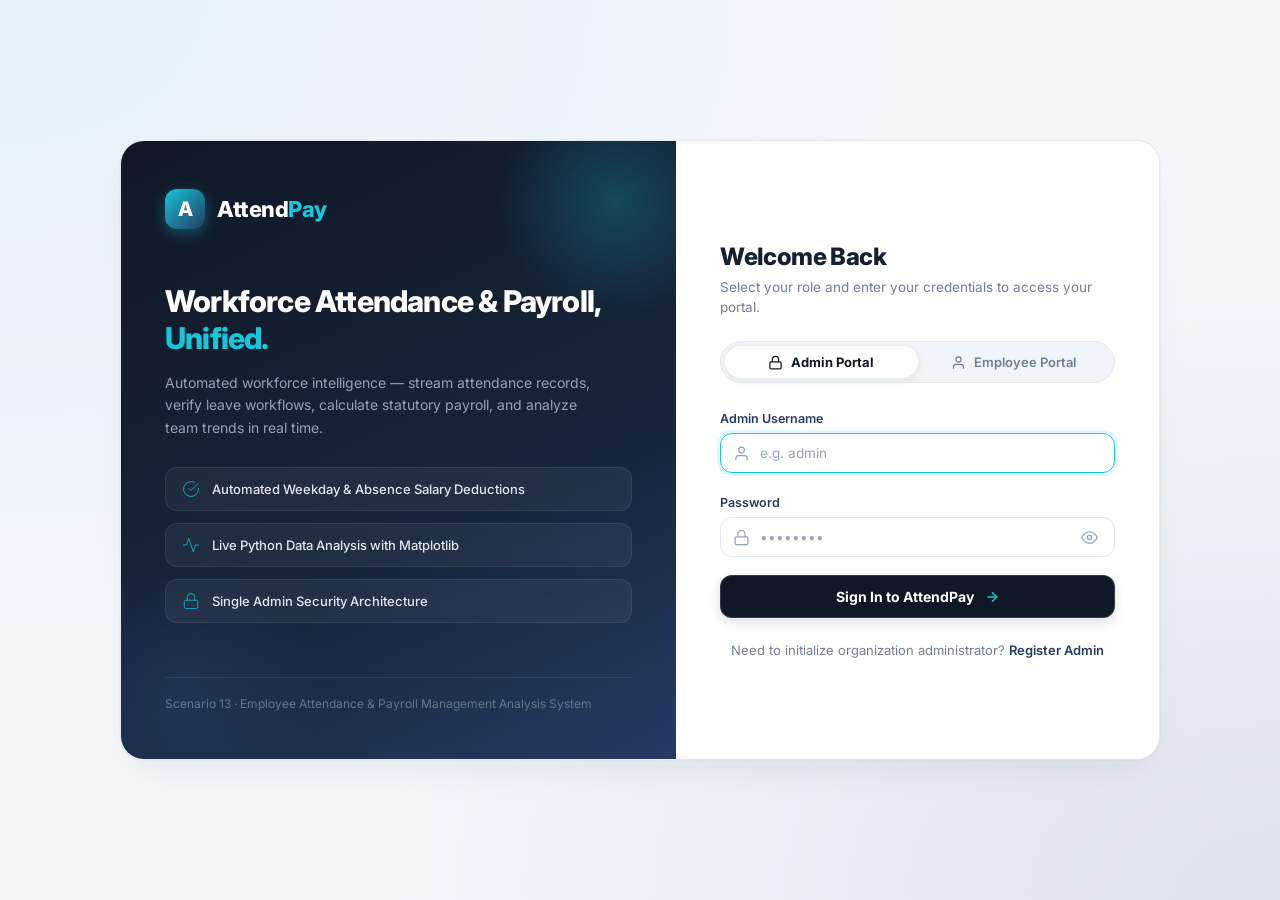
<file: leave.html>
<!DOCTYPE html>
<html lang="en">
<head>
  <meta charset="UTF-8">
  <meta name="viewport" content="width=device-width, initial-scale=1.0">
  <title>Leave Management · AttendPay</title>
  <link rel="stylesheet" href="css/style.css">
</head>
<body>
  <div class="layout">
    <aside class="sidebar"></aside>

    <div class="main-wrapper">
      <header class="top">
        <h1 id="title">Leave Management & Workflows</h1>
        <div class="user">
          <span id="uname"></span>
          <div class="avatar" id="av"></div>
          <button class="btn ghost" onclick="logout()">Sign out</button>
        </div>
      </header>

      <main>
        <div class="notice" id="err" role="alert"></div>

        <!-- 1. Admin View: Leave Approving Option Card (Replaces Record Leave / Absence Entry) -->
        <div id="approvalCard" class="card" style="display:none">
          <div class="card-header-row">
            <div>
              <h3>
                <svg viewBox="0 0 24 24" width="18" height="18" fill="none" stroke="var(--primary-accent)" stroke-width="2"><path d="M9 11l3 3L22 4"/><path d="M21 12v7a2 2 0 01-2 2H5a2 2 0 01-2-2V5a2 2 0 012-2h11"/></svg>
                Leave Approval Requests
                <span class="badge Pending" id="pendingBadge" style="margin-left:8px;font-size:11.5px">0 Pending</span>
              </h3>
              <p style="font-size:12px;color:var(--text-secondary);margin-top:2px">Review employee leave applications with department, designation, and reason to approve or reject</p>
            </div>
          </div>
          <div id="approvalTable" class="scroll"></div>
        </div>

        <!-- 2. Employee View: Apply for Leave Request (Only displayed in Employee module) -->
        <div id="fcard" class="card" style="display:none">
          <div class="card-header-row">
            <div>
              <h3>
                <svg viewBox="0 0 24 24" width="18" height="18" fill="none" stroke="var(--primary-accent)" stroke-width="2"><path d="M4 19.5A2.5 2.5 0 016.5 17H20"/><path d="M6.5 2H20v20H6.5A2.5 2.5 0 014 19.5v-15A2.5 2.5 0 016.5 2z"/><line x1="12" y1="6" x2="16" y2="6"/><line x1="12" y1="10" x2="16" y2="10"/></svg>
                <span id="formTitleText">Apply for Leave Request</span>
              </h3>
              <p id="formSubtitleText" style="font-size:12px;color:var(--text-secondary);margin-top:2px">Submit a new leave request for administrator review and approval</p>
            </div>
          </div>

          <form id="f" class="fg">
            <div id="empGroup">
              <label for="emp">Employee</label>
              <select id="emp" disabled required></select>
            </div>
            <div>
              <label for="type">Leave Classification</label>
              <select id="type">
                <option value="Casual">Casual Leave (Paid)</option>
                <option value="Sick">Sick Leave (Paid)</option>
                <option value="Earned">Earned Leave (Paid)</option>
                <option value="Loss of Pay">Loss of Pay (Unpaid Deduction)</option>
              </select>
            </div>
            <div>
              <label for="sd">Start Date</label>
              <input id="sd" type="date" required>
            </div>
            <div>
              <label for="ed">End Date</label>
              <input id="ed" type="date" required>
            </div>
            <div>
              <label for="rs">Reason / Purpose</label>
              <input id="rs" placeholder="e.g. Medical emergency / Family travel" required>
            </div>
            <div class="act">
              <button type="submit" class="btn btn-accent" id="btnSubmitLeave">Submit Leave Request</button>
            </div>
          </form>
        </div>

        <!-- 3. Organization Leave Logs & Requests (DO NOT CHANGE) -->
        <div class="card" style="margin-top:22px">
          <div class="card-header-row">
            <div>
              <h3 id="tableTitleText">Organization Leave Logs & Requests</h3>
              <p id="tableSubtitleText" style="font-size:12px;color:var(--text-secondary);margin-top:2px">Review, track and manage workforce leave history</p>
            </div>
          </div>
          <div id="tb" class="scroll"></div>
        </div>

        <!-- 4. Cumulative Absence Summary by Employee (Admin Only) -->
        <div class="card" id="scard" style="margin-top:22px;display:none">
          <div class="card-header-row">
            <div>
              <h3>Cumulative Absence & Leave Summary</h3>
              <p style="font-size:12px;color:var(--text-secondary);margin-top:2px">Breakdown of absent days, half-days, and leaves per employee</p>
            </div>
          </div>
          <div id="sm" class="scroll"></div>
        </div>
      </main>
    </div>
  </div>

  <script src="js/app.js"></script>
  <script src="js/leave.js"></script>
</body>
</html>
</file>
<file: css/style.css>
@import url('https://fonts.googleapis.com/css2?family=Inter:wght@300;400;500;600;700;800&display=swap');

:root {
  /* Core Color System */
  --bg-primary: #F4F6FA;
  --sidebar-bg: #101827;
  --secondary-navy: #263B63;
  --primary-accent: #16C7D9;
  --primary-accent-hover: #13b5c6;
  --primary-accent-soft: rgba(22, 199, 217, 0.12);
  --primary-accent-glow: rgba(22, 199, 217, 0.28);
  --text-primary: #172033;
  --text-secondary: #718096;
  --text-muted: #94A3B8;
  --card-bg: #FFFFFF;
  --border: #E5EAF1;
  --border-subtle: #F1F4F8;
  --border-focus: #16C7D9;

  /* Status Colors */
  --status-present: #16A36A;
  --status-present-bg: #ECFDF5;
  --status-present-border: #A7F3D0;
  
  --status-absent: #E05252;
  --status-absent-bg: #FEF2F2;
  --status-absent-border: #FECACA;
  
  --status-pending: #E9A23B;
  --status-pending-bg: #FFFBEB;
  --status-pending-border: #FDE68A;
  
  --status-approved: #16A36A;
  --status-approved-bg: #ECFDF5;
  --status-approved-border: #A7F3D0;
  
  --status-rejected: #DC5555;
  --status-rejected-bg: #FEF2F2;
  --status-rejected-border: #FECACA;

  --status-onleave: #16C7D9;
  --status-onleave-bg: #ECFEFF;
  --status-onleave-border: #A5F3FC;

  /* Elevation Shadows */
  --shadow-xs: 0 1px 2px rgba(16, 24, 40, 0.04);
  --shadow-sm: 0 1px 3px rgba(16, 24, 40, 0.05), 0 1px 2px rgba(16, 24, 40, 0.03);
  --shadow-md: 0 4px 16px -2px rgba(16, 24, 40, 0.06), 0 2px 6px -1px rgba(16, 24, 40, 0.03);
  --shadow-lg: 0 12px 30px -4px rgba(16, 24, 40, 0.08), 0 4px 12px -2px rgba(16, 24, 40, 0.03);
  --shadow-card-hover: 0 10px 25px -4px rgba(22, 199, 217, 0.08), 0 4px 12px -2px rgba(16, 24, 40, 0.04);

  /* Radii */
  --radius-xs: 6px;
  --radius-sm: 8px;
  --radius-md: 12px;
  --radius-lg: 16px;
  --radius-xl: 20px;
  --radius-pill: 9999px;

  /* Transitions */
  --tr-fast: all 0.15s cubic-bezier(0.4, 0, 0.2, 1);
  --tr-smooth: all 0.25s cubic-bezier(0.16, 1, 0.3, 1);
}

/* Base Styles */
* {
  box-sizing: border-box;
  margin: 0;
  padding: 0;
  font-family: 'Inter', system-ui, -apple-system, BlinkMacSystemFont, "Segoe UI", Roboto, sans-serif;
}

body {
  background-color: var(--bg-primary);
  color: var(--text-primary);
  font-size: 14px;
  line-height: 1.5;
  -webkit-font-smoothing: antialiased;
  -moz-osx-font-smoothing: grayscale;
  overflow-x: hidden;
}

a {
  color: inherit;
  text-decoration: none;
}

button {
  font-family: inherit;
}

:focus-visible {
  outline: 2px solid var(--primary-accent);
  outline-offset: 2px;
}

/* Master Layout */
.layout {
  display: flex;
  min-height: 100vh;
}

.main-wrapper {
  flex: 1;
  display: flex;
  flex-direction: column;
  min-width: 0;
  background-color: var(--bg-primary);
}

/* =========================================================
   3. SIDEBAR REDESIGN (Premium Dark Midnight Navy: #101827)
   ========================================================= */
.sidebar {
  width: 260px;
  min-width: 260px;
  background-color: var(--sidebar-bg);
  color: #94A3B8;
  display: flex;
  flex-direction: column;
  position: sticky;
  top: 0;
  height: 100vh;
  z-index: 100;
  border-right: 1px solid rgba(255, 255, 255, 0.07);
  user-select: none;
  transition: transform 0.3s cubic-bezier(0.16, 1, 0.3, 1), width 0.3s ease;
}

/* Brand Section */
.sidebar-header {
  padding: 24px 20px 20px;
  display: flex;
  align-items: center;
  justify-content: space-between;
  border-bottom: 1px solid rgba(255, 255, 255, 0.06);
}

.brand {
  display: flex;
  align-items: center;
  gap: 12px;
  color: #FFFFFF;
  font-weight: 700;
  font-size: 17px;
  letter-spacing: -0.3px;
  text-decoration: none;
}

.brand-icon-box {
  width: 36px;
  height: 36px;
  border-radius: 10px;
  background: linear-gradient(135deg, #16C7D9 0%, #263B63 100%);
  display: grid;
  place-items: center;
  color: #FFFFFF;
  font-weight: 800;
  font-size: 17px;
  box-shadow: 0 4px 12px rgba(22, 199, 217, 0.35);
  transition: var(--tr-smooth);
}

.brand:hover .brand-icon-box {
  transform: rotate(-6deg) scale(1.06);
  box-shadow: 0 6px 16px rgba(22, 199, 217, 0.5);
}

.brand-text span {
  color: var(--primary-accent);
}

.brand-badge-tag {
  font-size: 9.5px;
  font-weight: 700;
  text-transform: uppercase;
  letter-spacing: 0.8px;
  background: rgba(22, 199, 217, 0.15);
  color: var(--primary-accent);
  padding: 2px 7px;
  border-radius: var(--radius-pill);
  border: 1px solid rgba(22, 199, 217, 0.3);
  margin-left: 4px;
}

/* Navigation Scroll Area */
.sidebar-nav-container {
  flex: 1;
  overflow-y: auto;
  padding: 20px 14px;
  display: flex;
  flex-direction: column;
  gap: 4px;
}

.sidebar-nav-container::-webkit-scrollbar {
  width: 4px;
}
.sidebar-nav-container::-webkit-scrollbar-thumb {
  background: rgba(255, 255, 255, 0.12);
  border-radius: 4px;
}

.nav-section-title {
  font-size: 10.5px;
  font-weight: 700;
  text-transform: uppercase;
  letter-spacing: 1px;
  color: #475569;
  padding: 14px 12px 6px;
}

.nav {
  display: flex;
  flex-direction: column;
  gap: 3px;
}

.nav a, .nav-btn {
  display: flex;
  align-items: center;
  gap: 12px;
  padding: 10px 14px;
  border-radius: var(--radius-md);
  color: #94A3B8;
  font-weight: 500;
  font-size: 13.5px;
  transition: var(--tr-fast);
  position: relative;
  text-decoration: none;
  border: 1px solid transparent;
  cursor: pointer;
  background: transparent;
  width: 100%;
  text-align: left;
}

.nav a svg, .nav-btn svg {
  width: 18px;
  height: 18px;
  stroke: #64748B;
  fill: none;
  stroke-width: 1.8;
  stroke-linecap: round;
  stroke-linejoin: round;
  transition: var(--tr-fast);
  flex-shrink: 0;
}

.nav a:hover, .nav-btn:hover {
  color: #F1F5F9;
  background: rgba(255, 255, 255, 0.05);
  transform: translateX(3px);
}

.nav a:hover svg, .nav-btn:hover svg {
  stroke: var(--primary-accent);
  transform: scale(1.08);
}

/* Active Navigation Item with Cyan Accent */
.nav a.active {
  color: #FFFFFF;
  background: rgba(22, 199, 217, 0.12);
  border: 1px solid rgba(22, 199, 217, 0.25);
  font-weight: 600;
  transform: none;
}

.nav a.active svg {
  stroke: var(--primary-accent);
}

.nav a.active::before {
  content: "";
  position: absolute;
  left: 0;
  top: 6px;
  bottom: 6px;
  width: 3.5px;
  background: var(--primary-accent);
  border-radius: 0 var(--radius-xs) var(--radius-xs) 0;
  box-shadow: 0 0 10px var(--primary-accent);
}

/* Bottom User Profile Section */
.sidebar-footer {
  padding: 16px 16px;
  border-top: 1px solid rgba(255, 255, 255, 0.08);
  background: rgba(0, 0, 0, 0.2);
}

.user-profile-card {
  display: flex;
  align-items: center;
  gap: 12px;
  padding: 8px;
  border-radius: var(--radius-md);
  transition: var(--tr-fast);
}

.user-profile-card:hover {
  background: rgba(255, 255, 255, 0.04);
}

.avatar-container {
  position: relative;
  flex-shrink: 0;
}

.avatar {
  width: 38px;
  height: 38px;
  border-radius: 50%;
  background: linear-gradient(135deg, var(--secondary-navy) 0%, #16C7D9 100%);
  color: #FFFFFF;
  display: grid;
  place-items: center;
  font-weight: 700;
  font-size: 14px;
  box-shadow: 0 2px 8px rgba(0, 0, 0, 0.2);
  border: 1.5px solid rgba(22, 199, 217, 0.4);
}

.user-status-dot {
  position: absolute;
  bottom: 0;
  right: 0;
  width: 10px;
  height: 10px;
  background: var(--status-present);
  border-radius: 50%;
  border: 2px solid var(--sidebar-bg);
}

.user-details {
  flex: 1;
  min-width: 0;
}

.user-details .user-name {
  color: #F8FAFC;
  font-weight: 600;
  font-size: 13.5px;
  white-space: nowrap;
  overflow: hidden;
  text-overflow: ellipsis;
  display: block;
}

.user-details .user-role {
  font-size: 11.5px;
  color: var(--primary-accent);
  display: flex;
  align-items: center;
  gap: 4px;
  font-weight: 500;
}

.btn-sidebar-logout {
  background: transparent;
  border: 0;
  color: #64748B;
  cursor: pointer;
  padding: 6px;
  border-radius: var(--radius-sm);
  display: grid;
  place-items: center;
  transition: var(--tr-fast);
}

.btn-sidebar-logout:hover {
  color: var(--status-absent);
  background: rgba(224, 82, 82, 0.12);
}

.btn-sidebar-logout svg {
  width: 17px;
  height: 17px;
  stroke: currentColor;
  fill: none;
  stroke-width: 1.8;
}

/* =========================================================
   4. DASHBOARD TOP HEADER & SEARCH
   ========================================================= */
.top {
  height: 72px;
  background: var(--card-bg);
  border-bottom: 1px solid var(--border);
  padding: 0 32px;
  display: flex;
  justify-content: space-between;
  align-items: center;
  position: sticky;
  top: 0;
  z-index: 90;
  box-shadow: var(--shadow-xs);
}

.header-left {
  display: flex;
  align-items: center;
  gap: 16px;
}

.btn-mobile-menu {
  display: none;
  background: transparent;
  border: 1px solid var(--border);
  border-radius: var(--radius-sm);
  padding: 7px;
  color: var(--text-primary);
  cursor: pointer;
}

.btn-mobile-menu svg {
  width: 20px;
  height: 20px;
  stroke: currentColor;
  fill: none;
  stroke-width: 2;
}

.header-greeting-block {
  display: flex;
  flex-direction: column;
}

.top h1 {
  font-size: 19px;
  font-weight: 700;
  color: var(--text-primary);
  letter-spacing: -0.4px;
  margin: 0;
  display: flex;
  align-items: center;
  gap: 10px;
}

.header-date-badge {
  display: inline-flex;
  align-items: center;
  gap: 6px;
  font-size: 12px;
  color: var(--text-secondary);
  font-weight: 500;
  margin-top: 2px;
}

.header-date-badge svg {
  width: 13px;
  height: 13px;
  stroke: var(--primary-accent);
  fill: none;
  stroke-width: 2;
}

.header-center {
  flex: 1;
  max-width: 360px;
  margin: 0 24px;
}

.global-search-bar {
  position: relative;
  display: flex;
  align-items: center;
}

.global-search-bar svg {
  position: absolute;
  left: 14px;
  width: 16px;
  height: 16px;
  stroke: var(--text-muted);
  fill: none;
  stroke-width: 2;
  pointer-events: none;
}

.global-search-bar input {
  width: 100%;
  padding: 8px 14px 8px 38px;
  background: var(--bg-primary);
  border: 1px solid var(--border);
  border-radius: var(--radius-pill);
  font-size: 13px;
  color: var(--text-primary);
  transition: var(--tr-fast);
}

.global-search-bar input:focus {
  background: #FFFFFF;
  border-color: var(--primary-accent);
  box-shadow: 0 0 0 3px var(--primary-accent-soft);
  outline: none;
}

.header-right {
  display: flex;
  align-items: center;
  gap: 12px;
}

.header-icon-btn {
  width: 38px;
  height: 38px;
  border-radius: var(--radius-md);
  border: 1px solid var(--border);
  background: var(--card-bg);
  color: var(--text-secondary);
  display: grid;
  place-items: center;
  cursor: pointer;
  position: relative;
  transition: var(--tr-fast);
}

.header-icon-btn:hover {
  background: var(--bg-primary);
  color: var(--text-primary);
  border-color: #CBD5E1;
}

.header-icon-btn svg {
  width: 18px;
  height: 18px;
  stroke: currentColor;
  fill: none;
  stroke-width: 2;
}

.notification-indicator {
  position: absolute;
  top: 8px;
  right: 8px;
  width: 8px;
  height: 8px;
  background: var(--primary-accent);
  border-radius: 50%;
  border: 1.5px solid #FFFFFF;
  box-shadow: 0 0 6px var(--primary-accent);
}

/* Notification Dropdown Menu */
.notification-dropdown-wrapper {
  position: relative;
}

.notification-dropdown {
  position: absolute;
  top: calc(100% + 10px);
  right: 0;
  width: 360px;
  background: #FFFFFF;
  border: 1px solid var(--border);
  border-radius: var(--radius-lg);
  box-shadow: 0 12px 32px -4px rgba(16, 24, 40, 0.12), 0 4px 12px rgba(16, 24, 40, 0.04);
  z-index: 1000;
  overflow: hidden;
  display: none;
  animation: dropdownSlideIn 0.2s cubic-bezier(0.16, 1, 0.3, 1);
}

.notification-dropdown.active {
  display: block;
}

@keyframes dropdownSlideIn {
  from { opacity: 0; transform: translateY(-8px) scale(0.98); }
  to { opacity: 1; transform: translateY(0) scale(1); }
}

.notif-header {
  padding: 14px 18px;
  border-bottom: 1px solid var(--border);
  display: flex;
  justify-content: space-between;
  align-items: center;
  background: #FFFFFF;
}

.notif-header h4 {
  font-size: 14px;
  font-weight: 700;
  color: var(--text-primary);
  display: flex;
  align-items: center;
  gap: 8px;
  margin: 0;
}

.notif-badge-count {
  font-size: 11px;
  font-weight: 700;
  background: rgba(22, 199, 217, 0.15);
  color: #0b7285;
  padding: 2px 7px;
  border-radius: var(--radius-pill);
}

.notif-mark-read {
  font-size: 12px;
  color: var(--primary-accent);
  background: transparent;
  border: 0;
  cursor: pointer;
  font-weight: 600;
}
.notif-mark-read:hover {
  text-decoration: underline;
}

.notif-list {
  max-height: 320px;
  overflow-y: auto;
  display: flex;
  flex-direction: column;
}

.notif-item {
  padding: 12px 16px;
  border-bottom: 1px solid var(--border-subtle);
  display: flex;
  align-items: flex-start;
  gap: 12px;
  cursor: pointer;
  transition: var(--tr-fast);
  text-decoration: none;
  color: inherit;
}

.notif-item:hover {
  background: var(--bg-primary);
}

.notif-item.unread {
  background: rgba(22, 199, 217, 0.04);
}

.notif-item.unread:hover {
  background: rgba(22, 199, 217, 0.08);
}

.notif-icon-box {
  width: 32px;
  height: 32px;
  border-radius: 8px;
  display: grid;
  place-items: center;
  flex-shrink: 0;
  margin-top: 2px;
}

.notif-icon-box.leave {
  background: var(--status-pending-bg);
  color: var(--status-pending);
}

.notif-icon-box.attendance {
  background: var(--status-absent-bg);
  color: var(--status-absent);
}

.notif-icon-box.payroll {
  background: var(--primary-accent-soft);
  color: #0b7285;
}

.notif-icon-box.system {
  background: rgba(38, 59, 99, 0.08);
  color: var(--secondary-navy);
}

.notif-icon-box svg {
  width: 16px;
  height: 16px;
  stroke: currentColor;
  stroke-width: 2;
  fill: none;
}

.notif-content {
  flex: 1;
  min-width: 0;
}

.notif-title-row {
  display: flex;
  justify-content: space-between;
  align-items: center;
  margin-bottom: 2px;
}

.notif-title {
  font-size: 13px;
  font-weight: 600;
  color: var(--text-primary);
}

.notif-time {
  font-size: 11px;
  color: var(--text-muted);
}

.notif-desc {
  font-size: 12px;
  color: var(--text-secondary);
  line-height: 1.4;
}

.notif-unread-dot {
  width: 6px;
  height: 6px;
  border-radius: 50%;
  background: var(--primary-accent);
  margin-top: 6px;
  flex-shrink: 0;
}

.notif-empty {
  padding: 32px 20px;
  text-align: center;
  color: var(--text-muted);
  font-size: 13px;
}

.notif-footer {
  padding: 10px 16px;
  background: #F8FAFC;
  border-top: 1px solid var(--border);
  text-align: center;
}

.notif-footer a {
  font-size: 12px;
  font-weight: 600;
  color: var(--secondary-navy);
}
.notif-footer a:hover {
  color: var(--primary-accent);
}

/* User Pill in Header */
.top .user {
  display: flex;
  align-items: center;
  gap: 10px;
}

/* =========================================================
   BUTTONS SYSTEM
   ========================================================= */
.btn {
  display: inline-flex;
  align-items: center;
  justify-content: center;
  gap: 8px;
  padding: 9px 18px;
  border-radius: var(--radius-md);
  font-size: 13.5px;
  font-weight: 600;
  cursor: pointer;
  border: 1px solid transparent;
  transition: var(--tr-smooth);
  box-shadow: var(--shadow-xs);
  text-decoration: none;
  white-space: nowrap;
}

.btn-primary, .btn:not(.ghost):not(.btn-danger-ghost):not(.btn-analyze):not(.btn-sm) {
  background: var(--sidebar-bg);
  color: #FFFFFF;
  border: 1px solid rgba(255, 255, 255, 0.12);
}

.btn-primary:hover, .btn:not(.ghost):not(.btn-danger-ghost):not(.btn-analyze):not(.btn-sm):hover {
  background: var(--secondary-navy);
  border-color: var(--primary-accent);
  box-shadow: 0 4px 14px rgba(38, 59, 99, 0.25);
  transform: translateY(-1px);
}

.btn-accent {
  background: var(--primary-accent);
  color: var(--sidebar-bg);
  font-weight: 700;
}

.btn-accent:hover {
  background: var(--primary-accent-hover);
  box-shadow: 0 4px 14px var(--primary-accent-glow);
  transform: translateY(-1px);
}

.btn.ghost {
  background: #FFFFFF;
  color: var(--text-primary);
  border: 1px solid var(--border);
  box-shadow: none;
}

.btn.ghost:hover {
  background: var(--bg-primary);
  border-color: #CBD5E1;
  color: var(--secondary-navy);
  transform: translateY(-1px);
}

.btn.btn-danger-ghost {
  color: var(--status-absent);
  border: 1px solid var(--status-absent-border);
  background: #FFFFFF;
}

.btn.btn-danger-ghost:hover {
  background: var(--status-absent-bg);
  border-color: var(--status-absent);
  transform: translateY(-1px);
}

.btn-analyze {
  background: linear-gradient(135deg, var(--secondary-navy) 0%, #1e3a8a 100%) !important;
  color: #FFFFFF !important;
  border: 1px solid rgba(255, 255, 255, 0.15) !important;
}

.btn-analyze:hover {
  background: #1e3a8a !important;
  box-shadow: 0 4px 12px rgba(30, 58, 138, 0.3) !important;
  transform: translateY(-1px);
}

.tabs2 .btn.on {
  background: var(--sidebar-bg) !important;
  color: #FFFFFF !important;
  border-color: var(--primary-accent) !important;
  box-shadow: 0 2px 8px rgba(16, 24, 40, 0.15);
}

/* Action Cell & Small Buttons */
.action-cell {
  display: inline-flex;
  align-items: center;
  gap: 6px;
}

.btn-sm {
  display: inline-flex;
  align-items: center;
  gap: 5px;
  padding: 6px 12px;
  border-radius: var(--radius-sm);
  font-size: 12.5px;
  font-weight: 600;
  cursor: pointer;
  border: 1px solid var(--border);
  transition: var(--tr-fast);
  background: #FFFFFF;
}

.btn-sm svg {
  width: 14px;
  height: 14px;
  stroke: currentColor;
  fill: none;
  stroke-width: 2;
}

.btn-sm.edit-btn {
  background: rgba(22, 199, 217, 0.08);
  color: #0b7285;
  border-color: rgba(22, 199, 217, 0.3);
}

.btn-sm.edit-btn:hover {
  background: var(--primary-accent);
  color: var(--sidebar-bg);
  border-color: var(--primary-accent);
  transform: translateY(-1px);
  box-shadow: 0 2px 8px var(--primary-accent-glow);
}

.btn-sm.del-btn {
  background: var(--status-absent-bg);
  color: var(--status-absent);
  border-color: var(--status-absent-border);
}

.btn-sm.del-btn:hover {
  background: var(--status-absent);
  color: #FFFFFF;
  border-color: var(--status-absent);
  transform: translateY(-1px);
  box-shadow: 0 2px 8px rgba(224, 82, 82, 0.3);
}

/* =========================================================
   MAIN CONTENT & CARDS DESIGN
   ========================================================= */
main {
  padding: 28px 32px 40px;
  flex: 1;
}

.cards {
  display: grid;
  grid-template-columns: repeat(auto-fit, minmax(210px, 1fr));
  gap: 16px;
  margin-bottom: 24px;
}

.card {
  background: var(--card-bg);
  border: 1px solid var(--border);
  border-radius: var(--radius-lg);
  padding: 22px;
  box-shadow: var(--shadow-sm);
  transition: var(--tr-smooth);
  position: relative;
}

.card:hover {
  box-shadow: var(--shadow-card-hover);
  border-color: #CBD5E1;
}

.card + .card {
  margin-top: 20px;
}

.card-header-row {
  display: flex;
  justify-content: space-between;
  align-items: center;
  margin-bottom: 16px;
  flex-wrap: wrap;
  gap: 10px;
}

.card h3 {
  font-size: 15.5px;
  font-weight: 700;
  color: var(--text-primary);
  letter-spacing: -0.3px;
  display: flex;
  align-items: center;
  gap: 8px;
}

/* Statistics Stat Cards */
.card.stat {
  display: flex;
  flex-direction: column;
  justify-content: space-between;
  padding: 20px 22px;
  border-radius: var(--radius-lg);
  overflow: hidden;
}

.stat-header {
  display: flex;
  align-items: center;
  justify-content: space-between;
  margin-bottom: 12px;
}

.stat small {
  color: var(--text-secondary);
  display: block;
  font-size: 12px;
  font-weight: 600;
  text-transform: uppercase;
  letter-spacing: 0.6px;
}

.stat-icon-pill {
  width: 36px;
  height: 36px;
  border-radius: 10px;
  display: grid;
  place-items: center;
  background: rgba(38, 59, 99, 0.08);
  color: var(--secondary-navy);
  flex-shrink: 0;
}

.stat-icon-pill svg {
  width: 18px;
  height: 18px;
  stroke: currentColor;
  fill: none;
  stroke-width: 2;
}

.stat b {
  font-size: 28px;
  font-weight: 800;
  color: var(--text-primary);
  letter-spacing: -0.6px;
  line-height: 1.2;
}

.stat-trend {
  display: inline-flex;
  align-items: center;
  gap: 4px;
  font-size: 11.5px;
  font-weight: 600;
  margin-top: 8px;
}

.stat.ok .stat-icon-pill {
  background: var(--status-present-bg);
  color: var(--status-present);
}
.stat.ok b { color: var(--status-present); }

.stat.bad .stat-icon-pill {
  background: var(--status-absent-bg);
  color: var(--status-absent);
}
.stat.bad b { color: var(--status-absent); }

.stat.warn .stat-icon-pill {
  background: var(--status-pending-bg);
  color: var(--status-pending);
}
.stat.warn b { color: var(--status-pending); }

.stat.accent .stat-icon-pill {
  background: var(--primary-accent-soft);
  color: #0b7285;
}
.stat.accent b { color: var(--secondary-navy); }

/* Quick Action Bar on Dashboard */
.quick-actions-bar {
  display: flex;
  gap: 12px;
  margin-bottom: 24px;
  flex-wrap: wrap;
}

.quick-action-btn {
  display: inline-flex;
  align-items: center;
  gap: 8px;
  padding: 10px 18px;
  background: #FFFFFF;
  border: 1px solid var(--border);
  border-radius: var(--radius-md);
  color: var(--text-primary);
  font-weight: 600;
  font-size: 13px;
  cursor: pointer;
  transition: var(--tr-smooth);
}

.quick-action-btn svg {
  width: 16px;
  height: 16px;
  stroke: var(--primary-accent);
  fill: none;
  stroke-width: 2;
}

.quick-action-btn:hover {
  border-color: var(--primary-accent);
  background: var(--primary-accent-soft);
  color: var(--secondary-navy);
  transform: translateY(-2px);
  box-shadow: var(--shadow-sm);
}

/* Charts Grid */
.grid2 {
  display: grid;
  grid-template-columns: repeat(auto-fit, minmax(420px, 1fr));
  gap: 20px;
}

.chart {
  position: relative;
  height: 290px;
  width: 100%;
}

/* =========================================================
   5. TABLES AND FORMS DESIGN
   ========================================================= */
.scroll {
  overflow-x: auto;
  border-radius: var(--radius-md);
  border: 1px solid var(--border);
  background: #FFFFFF;
  box-shadow: var(--shadow-xs);
}

.scroll::-webkit-scrollbar {
  height: 6px;
}
.scroll::-webkit-scrollbar-thumb {
  background: #CBD5E1;
  border-radius: 6px;
}

table {
  width: 100%;
  border-collapse: collapse;
  background: #FFFFFF;
  text-align: left;
}

th {
  text-align: left;
  font-weight: 700;
  font-size: 11.5px;
  text-transform: uppercase;
  letter-spacing: 0.6px;
  color: var(--text-secondary);
  background: #F8FAFC;
  padding: 14px 18px;
  border-bottom: 1px solid var(--border);
  white-space: nowrap;
}

td {
  padding: 14px 18px;
  border-bottom: 1px solid var(--border-subtle);
  color: var(--text-primary);
  font-size: 13.5px;
  white-space: nowrap;
  transition: background 0.15s ease;
}

tr:last-child td {
  border-bottom: none;
}

tr:hover td {
  background: #F8FAFC;
}

.empty {
  color: var(--text-muted);
  padding: 40px 20px;
  text-align: center;
  font-weight: 500;
  font-size: 14px;
}

.lnk {
  border: 0;
  background: transparent;
  color: var(--secondary-navy);
  font: inherit;
  font-weight: 600;
  cursor: pointer;
  transition: var(--tr-fast);
}

.lnk:hover {
  color: var(--primary-accent);
  text-decoration: underline;
}

.lnk.bad {
  color: var(--status-absent);
}
.lnk.bad:hover {
  text-decoration: underline;
}

/* Status Badges */
.badge {
  display: inline-flex;
  align-items: center;
  gap: 5px;
  padding: 4px 11px;
  border-radius: var(--radius-pill);
  font-size: 12px;
  font-weight: 600;
  line-height: 1.3;
  white-space: nowrap;
}

.badge::before {
  content: "";
  width: 6px;
  height: 6px;
  border-radius: 50%;
  background: currentColor;
}

.badge.Present, .badge.Approved {
  background: var(--status-present-bg);
  color: var(--status-present);
  border: 1px solid var(--status-present-border);
}

.badge.Absent, .badge.Rejected {
  background: var(--status-absent-bg);
  color: var(--status-absent);
  border: 1px solid var(--status-absent-border);
}

.badge.HalfDay, .badge.Pending {
  background: var(--status-pending-bg);
  color: var(--status-pending);
  border: 1px solid var(--status-pending-border);
}

.badge.OnLeave {
  background: var(--status-onleave-bg);
  color: #0891b2;
  border: 1px solid var(--status-onleave-border);
}

/* Forms & Inputs */
.fg {
  display: grid;
  grid-template-columns: repeat(auto-fit, minmax(210px, 1fr));
  gap: 16px 20px;
  align-items: end;
}

.fg label {
  margin-top: 0;
}

label {
  display: block;
  font-weight: 600;
  font-size: 12.5px;
  color: var(--secondary-navy);
  margin-bottom: 6px;
  text-transform: capitalize;
}

input, select {
  width: 100%;
  padding: 10px 14px;
  border: 1.5px solid var(--border);
  border-radius: var(--radius-md);
  font: inherit;
  font-size: 13.5px;
  background: #FFFFFF;
  color: var(--text-primary);
  transition: var(--tr-fast);
  appearance: none;
}

select {
  background-image: url("data:image/svg+xml,%3Csvg xmlns='http://www.w3.org/2000/svg' width='16' height='16' viewBox='0 0 24 24' fill='none' stroke='%23718096' stroke-width='2' stroke-linecap='round' stroke-linejoin='round'%3E%3Cpolyline points='6 9 12 15 18 9'%3E%3C/polyline%3E%3C/svg%3E");
  background-repeat: no-repeat;
  background-position: right 14px center;
  padding-right: 38px;
}

input:focus, select:focus {
  border-color: var(--primary-accent);
  box-shadow: 0 0 0 3px var(--primary-accent-soft);
  outline: none;
}

.act {
  display: flex;
  gap: 10px;
  align-items: center;
  padding-top: 4px;
}

.bar, .filter-bar-inline {
  display: flex !important;
  flex-direction: row !important;
  gap: 10px !important;
  margin-bottom: 18px;
  flex-wrap: nowrap !important;
  align-items: center !important;
}

.bar input, .bar select,
.filter-bar-inline input, .filter-bar-inline select {
  width: auto !important;
  flex: 0 0 auto !important;
  max-width: none !important;
}

.card-header-row .bar, .card-header-row .filter-bar-inline {
  margin-bottom: 0 !important;
  display: flex !important;
  flex-direction: row !important;
  align-items: center !important;
  gap: 10px !important;
  flex-wrap: nowrap !important;
  flex-shrink: 0 !important;
}

/* Specific filter element sizing for one-line alignment */
.bar #q, .filter-bar-inline #q {
  width: 230px !important;
}

.bar #fd, .filter-bar-inline #fd {
  width: 180px !important;
}

.bar #fe, .filter-bar-inline #fe {
  width: 190px !important;
}

.bar #from, .bar #to,
.filter-bar-inline #from, .filter-bar-inline #to {
  width: 145px !important;
}

/* Summary Chips */
.chips {
  display: flex;
  gap: 12px;
  flex-wrap: wrap;
  margin-bottom: 18px;
}

.chip {
  background: #FFFFFF;
  border: 1px solid var(--border);
  border-radius: var(--radius-md);
  padding: 10px 16px;
  box-shadow: var(--shadow-xs);
  display: inline-flex;
  align-items: center;
  gap: 10px;
  transition: var(--tr-fast);
}

.chip:hover {
  border-color: var(--border-focus);
  transform: translateY(-1px);
  box-shadow: var(--shadow-sm);
}

.chip b {
  font-size: 15px;
  color: var(--text-primary);
}

/* Alert Notices */
.notice {
  padding: 14px 18px;
  border-radius: var(--radius-md);
  background: var(--status-absent-bg);
  border: 1px solid var(--status-absent-border);
  color: var(--status-absent);
  margin-bottom: 20px;
  display: none;
  font-weight: 500;
  font-size: 13.5px;
}

/* Toast Notifications */
.toast {
  position: fixed;
  right: 28px;
  bottom: 28px;
  background: var(--sidebar-bg);
  color: #FFFFFF;
  padding: 13px 22px;
  border-radius: var(--radius-pill);
  font-weight: 600;
  font-size: 13.5px;
  box-shadow: 0 10px 25px rgba(0, 0, 0, 0.2);
  z-index: 9999;
  border: 1px solid rgba(22, 199, 217, 0.4);
  display: flex;
  align-items: center;
  gap: 8px;
  animation: slideToast 0.3s cubic-bezier(0.16, 1, 0.3, 1);
}

.toast.bad {
  background: var(--status-absent);
  border-color: #f87171;
}

@keyframes slideToast {
  from { transform: translateY(20px); opacity: 0; }
  to { transform: translateY(0); opacity: 1; }
}

/* =========================================================
   6. PAYSLIP AND PAYROLL ENHANCEMENTS
   ========================================================= */
.payroll-hero {
  display: grid;
  grid-template-columns: repeat(auto-fit, minmax(210px, 1fr));
  gap: 16px;
  margin-bottom: 24px;
}

.payroll-step-bar {
  display: flex;
  gap: 12px;
  align-items: center;
  flex-wrap: wrap;
}

.payslip-container {
  background: #FFFFFF;
  border: 1px solid var(--border);
  border-radius: var(--radius-xl);
  padding: 28px;
  box-shadow: var(--shadow-md);
  margin-top: 22px;
  animation: fadeIn 0.3s ease;
}

.payslip-header {
  display: flex;
  justify-content: space-between;
  align-items: flex-start;
  border-bottom: 1.5px solid var(--border);
  padding-bottom: 18px;
  margin-bottom: 22px;
  flex-wrap: wrap;
  gap: 14px;
}

.payslip-grid {
  display: grid;
  grid-template-columns: 1fr 1fr;
  gap: 24px;
}

.payslip-box {
  border: 1px solid var(--border);
  border-radius: var(--radius-lg);
  padding: 20px;
  background: #FFFFFF;
}

.payslip-box.earnings {
  border-top: 4px solid var(--status-present);
  background: linear-gradient(180deg, #F0FDF4 0%, #FFFFFF 60px);
}

.payslip-box.deductions {
  border-top: 4px solid var(--status-absent);
  background: linear-gradient(180deg, #FEF2F2 0%, #FFFFFF 60px);
}

.payslip-box h4 {
  font-size: 14.5px;
  font-weight: 700;
  margin-bottom: 16px;
  display: flex;
  justify-content: space-between;
  color: var(--text-primary);
}

.payslip-row {
  display: flex;
  justify-content: space-between;
  padding: 9px 0;
  border-bottom: 1px dashed #E2E8F0;
  font-size: 13.5px;
}

.payslip-row:last-child {
  border-bottom: 0;
  font-weight: 700;
  padding-top: 12px;
}

.payslip-formula {
  background: rgba(22, 199, 217, 0.08);
  border: 1px solid rgba(22, 199, 217, 0.25);
  border-radius: var(--radius-md);
  padding: 16px 20px;
  margin-top: 22px;
  font-size: 13px;
  color: var(--secondary-navy);
  line-height: 1.65;
}

.payslip-total {
  background: var(--sidebar-bg);
  border-radius: var(--radius-lg);
  padding: 22px 28px;
  display: flex;
  justify-content: space-between;
  align-items: center;
  margin-top: 22px;
  box-shadow: var(--shadow-md);
  color: #FFFFFF;
}

.payslip-total span {
  font-size: 15px;
  font-weight: 700;
  color: #F8FAFC;
}

.payslip-total b {
  font-size: 28px;
  font-weight: 800;
  color: var(--primary-accent);
  letter-spacing: -0.5px;
}

/* Pre-Payroll Analysis Panel */
.analysis-panel {
  background: #FFFFFF;
  border: 1px solid var(--border);
  border-left: 5px solid var(--primary-accent);
  border-radius: var(--radius-lg);
  padding: 24px;
  margin-bottom: 22px;
  box-shadow: var(--shadow-sm);
}

.analysis-panel h3 {
  display: flex;
  align-items: center;
  gap: 8px;
  color: var(--secondary-navy);
  font-size: 16px;
  font-weight: 700;
  margin-bottom: 10px;
}

/* Analytics Images Grid */
.imgs {
  display: grid;
  grid-template-columns: repeat(auto-fit, minmax(360px, 1fr));
  gap: 24px;
}

.imgs > div {
  background: #FFFFFF;
  border: 1px solid var(--border);
  border-radius: var(--radius-lg);
  padding: 18px;
  box-shadow: var(--shadow-sm);
  transition: var(--tr-smooth);
}

.imgs > div:hover {
  transform: translateY(-2px);
  box-shadow: var(--shadow-md);
  border-color: #CBD5E1;
}

.imgs h3 {
  font-size: 14.5px;
  font-weight: 700;
  color: var(--secondary-navy);
  margin-bottom: 12px;
}

.imgs img {
  width: 100%;
  border-radius: var(--radius-md);
  display: block;
}

/* Tabs Bar */
.tabs2 {
  display: flex;
  gap: 8px;
  margin-bottom: 18px;
  flex-wrap: wrap;
}

/* Modal / Settings Dialog */
.modal-overlay {
  position: fixed;
  inset: 0;
  background: rgba(16, 24, 39, 0.65);
  backdrop-filter: blur(4px);
  display: flex;
  align-items: center;
  justify-content: center;
  z-index: 1000;
  padding: 20px;
  animation: fadeIn 0.2s ease;
}

.modal-card {
  background: #FFFFFF;
  border-radius: var(--radius-xl);
  max-width: 540px;
  width: 100%;
  padding: 28px;
  box-shadow: var(--shadow-lg);
  border: 1px solid var(--border);
  animation: scaleUp 0.25s cubic-bezier(0.16, 1, 0.3, 1);
}

.modal-header {
  display: flex;
  justify-content: space-between;
  align-items: center;
  margin-bottom: 20px;
  padding-bottom: 14px;
  border-bottom: 1px solid var(--border);
}

.modal-header h3 {
  font-size: 18px;
  font-weight: 700;
  color: var(--text-primary);
}

.modal-close-btn {
  background: transparent;
  border: 0;
  font-size: 20px;
  cursor: pointer;
  color: var(--text-muted);
}
.modal-close-btn:hover { color: var(--text-primary); }

@keyframes fadeIn {
  from { opacity: 0; }
  to { opacity: 1; }
}

@keyframes scaleUp {
  from { opacity: 0; transform: scale(0.95); }
  to { opacity: 1; transform: scale(1); }
}

/* =========================================================
   7. RESPONSIVE DESIGN
   ========================================================= */
@media (max-width: 1024px) {
  .sidebar {
    width: 240px;
    min-width: 240px;
  }
  .cards {
    grid-template-columns: repeat(2, 1fr);
  }
  .grid2 {
    grid-template-columns: 1fr;
  }
}

@media (max-width: 860px) {
  .sidebar {
    position: fixed;
    top: 0;
    left: 0;
    bottom: 0;
    transform: translateX(-100%);
    box-shadow: var(--shadow-lg);
  }
  .sidebar.open {
    transform: translateX(0);
  }
  .sidebar-backdrop {
    display: none;
    position: fixed;
    inset: 0;
    background: rgba(16, 24, 39, 0.6);
    z-index: 99;
  }
  .sidebar-backdrop.active {
    display: block;
  }
  .btn-mobile-menu {
    display: block;
  }
  .header-center {
    display: none;
  }
  .top {
    padding: 0 20px;
  }
  main {
    padding: 20px;
  }
  .payslip-grid {
    grid-template-columns: 1fr;
  }
  .cards {
    grid-template-columns: 1fr;
  }
  .card-header-row {
    flex-direction: column;
    align-items: flex-start;
    gap: 12px;
  }
  .card-header-row .bar {
    width: 100%;
    overflow-x: auto;
    padding-bottom: 6px;
  }
}

@media print {
  .sidebar, .top, .bar, .act, .payroll-step-bar, .quick-actions-bar, .btn { display: none !important; }
  .layout { display: block; }
  .main-wrapper { background: #FFFFFF; }
  main { padding: 0; }
  .payslip-container { border: none; box-shadow: none; padding: 0; }
}
</file>
<file: css/login.css>
@import url('https://fonts.googleapis.com/css2?family=Inter:wght@300;400;500;600;700;800&display=swap');

:root {
  /* Color System */
  --bg-primary: #F4F6FA;
  --sidebar-bg: #101827;
  --secondary-navy: #263B63;
  --primary-accent: #16C7D9;
  --primary-accent-hover: #13b5c6;
  --primary-accent-soft: rgba(22, 199, 217, 0.12);
  --primary-accent-glow: rgba(22, 199, 217, 0.35);
  
  --text-primary: #172033;
  --text-secondary: #718096;
  --text-muted: #94A3B8;
  --card-bg: #FFFFFF;
  --border: #E5EAF1;
  --border-focus: #16C7D9;

  --status-present: #16A36A;
  --status-absent: #E05252;
  --status-pending: #E9A23B;

  --radius-sm: 8px;
  --radius-md: 12px;
  --radius-lg: 16px;
  --radius-xl: 24px;
  --radius-pill: 9999px;

  --tr-smooth: all 0.25s cubic-bezier(0.16, 1, 0.3, 1);
}

* {
  box-sizing: border-box;
  margin: 0;
  padding: 0;
  font-family: 'Inter', system-ui, -apple-system, sans-serif;
}

body.login-page {
  min-height: 100vh;
  display: flex;
  align-items: center;
  justify-content: center;
  background-color: var(--bg-primary);
  background-image: 
    radial-gradient(at 0% 0%, rgba(22, 199, 217, 0.08) 0px, transparent 50%),
    radial-gradient(at 100% 100%, rgba(38, 59, 99, 0.1) 0px, transparent 50%);
  position: relative;
  overflow-x: hidden;
  padding: 24px;
}

/* Master Split Container */
.login-container {
  position: relative;
  z-index: 10;
  width: 100%;
  max-width: 1040px;
  min-height: 620px;
  display: grid;
  grid-template-columns: 1.15fr 1fr;
  background: var(--card-bg);
  border: 1px solid var(--border);
  border-radius: var(--radius-xl);
  box-shadow: 
    0 20px 40px -15px rgba(16, 24, 40, 0.08),
    0 0 0 1px rgba(16, 24, 40, 0.02);
  overflow: hidden;
  animation: slideFadeIn 0.5s cubic-bezier(0.16, 1, 0.3, 1);
}

@keyframes slideFadeIn {
  from { opacity: 0; transform: translateY(20px) scale(0.98); }
  to { opacity: 1; transform: translateY(0) scale(1); }
}

/* Left Hero Brand Section (Dark Midnight Navy #101827) */
.brand-hero {
  padding: 48px 44px;
  background: linear-gradient(155deg, var(--sidebar-bg) 0%, #172439 60%, var(--secondary-navy) 100%);
  color: #FFFFFF;
  display: flex;
  flex-direction: column;
  justify-content: space-between;
  position: relative;
  overflow: hidden;
}

.brand-hero::before {
  content: "";
  position: absolute;
  top: -60px;
  right: -60px;
  width: 240px;
  height: 240px;
  background: radial-gradient(circle, rgba(22, 199, 217, 0.25) 0%, transparent 70%);
  pointer-events: none;
}

.brand-hero::after {
  content: "";
  position: absolute;
  bottom: -80px;
  left: -80px;
  width: 280px;
  height: 280px;
  background: radial-gradient(circle, rgba(38, 59, 99, 0.6) 0%, transparent 70%);
  pointer-events: none;
}

.brand-badge {
  display: inline-flex;
  align-items: center;
  gap: 12px;
  position: relative;
  z-index: 2;
}

.brand-logo-icon {
  width: 40px;
  height: 40px;
  border-radius: 12px;
  background: linear-gradient(135deg, var(--primary-accent) 0%, var(--secondary-navy) 100%);
  color: #FFFFFF;
  display: grid;
  place-items: center;
  font-weight: 800;
  font-size: 20px;
  box-shadow: 0 4px 14px var(--primary-accent-glow);
}

.brand-name {
  font-size: 22px;
  font-weight: 800;
  color: #FFFFFF;
  letter-spacing: -0.5px;
}

.brand-name span {
  color: var(--primary-accent);
}

.hero-body {
  margin: 36px 0;
  position: relative;
  z-index: 2;
}

.hero-title {
  font-size: 30px;
  font-weight: 800;
  line-height: 1.25;
  color: #FFFFFF;
  letter-spacing: -0.8px;
  margin-bottom: 14px;
}

.hero-title span {
  color: var(--primary-accent);
}

.hero-desc {
  font-size: 14px;
  color: #94A3B8;
  line-height: 1.6;
  max-width: 440px;
  margin-bottom: 28px;
}

/* Feature Pills with Icons */
.feature-pills {
  display: flex;
  flex-direction: column;
  gap: 12px;
}

.feature-pill {
  display: flex;
  align-items: center;
  gap: 12px;
  background: rgba(255, 255, 255, 0.05);
  border: 1px solid rgba(255, 255, 255, 0.08);
  padding: 12px 16px;
  border-radius: var(--radius-md);
  backdrop-filter: blur(8px);
  transition: var(--tr-smooth);
}

.feature-pill:hover {
  background: rgba(255, 255, 255, 0.09);
  border-color: rgba(22, 199, 217, 0.35);
  transform: translateX(4px);
}

.feature-pill svg {
  width: 18px;
  height: 18px;
  stroke: var(--primary-accent);
  fill: none;
  stroke-linecap: round;
  stroke-linejoin: round;
  flex-shrink: 0;
}

.feature-pill span {
  font-size: 13px;
  font-weight: 500;
  color: #E2E8F0;
}

.hero-footer {
  font-size: 12px;
  color: #64748B;
  position: relative;
  z-index: 2;
  border-top: 1px solid rgba(255, 255, 255, 0.08);
  padding-top: 18px;
}

/* Right Form Section */
.form-section {
  padding: 48px 44px;
  display: flex;
  flex-direction: column;
  justify-content: center;
  background: var(--card-bg);
}

.form-header {
  margin-bottom: 24px;
}

.form-header h1 {
  font-size: 24px;
  font-weight: 800;
  color: var(--text-primary);
  letter-spacing: -0.6px;
  margin-bottom: 6px;
}

.form-header p {
  color: var(--text-secondary);
  font-size: 13.5px;
  line-height: 1.5;
}

/* Role Toggle Slider (Segmented Control) */
.role-switch-container {
  display: flex;
  position: relative;
  background: #F1F5F9;
  border: 1px solid var(--border);
  border-radius: var(--radius-pill);
  padding: 4px;
  margin-bottom: 24px;
}

.role-slider {
  position: absolute;
  top: 4px;
  left: 4px;
  width: calc(50% - 4px);
  height: calc(100% - 8px);
  background: #FFFFFF;
  border-radius: var(--radius-pill);
  box-shadow: 0 2px 8px rgba(16, 24, 40, 0.08);
  transition: transform 0.25s cubic-bezier(0.16, 1, 0.3, 1);
}

.role-btn {
  flex: 1;
  display: flex;
  align-items: center;
  justify-content: center;
  gap: 8px;
  padding: 8px 14px;
  border: none;
  background: transparent;
  color: var(--text-secondary);
  font-size: 13px;
  font-weight: 600;
  cursor: pointer;
  position: relative;
  z-index: 2;
  transition: var(--tr-fast);
}

.role-btn svg {
  width: 15px;
  height: 15px;
  stroke: currentColor;
  stroke-width: 2;
  stroke-linecap: round;
  stroke-linejoin: round;
}

.role-btn.active {
  color: var(--sidebar-bg);
  font-weight: 700;
}

/* Input Fields */
.input-group {
  margin-bottom: 18px;
}

.input-label-row {
  margin-bottom: 6px;
}

.input-label {
  font-size: 12.5px;
  font-weight: 600;
  color: var(--secondary-navy);
}

.input-pill-wrapper {
  display: flex;
  align-items: center;
  background: #FFFFFF;
  border: 1.5px solid var(--border);
  border-radius: var(--radius-md);
  padding: 0 12px;
  transition: var(--tr-fast);
}

.input-pill-wrapper.focused {
  border-color: var(--primary-accent);
  box-shadow: 0 0 0 3px var(--primary-accent-soft);
}

.input-icon-badge {
  display: grid;
  place-items: center;
  color: var(--text-muted);
  margin-right: 10px;
}

.input-icon-badge svg {
  width: 17px;
  height: 17px;
  stroke: currentColor;
  fill: none;
  stroke-width: 1.8;
}

.custom-input {
  flex: 1;
  border: none;
  background: transparent;
  padding: 11px 0;
  font-size: 13.5px;
  color: var(--text-primary);
  outline: none;
}

.custom-input::placeholder {
  color: var(--text-muted);
}

.eye-toggle-btn {
  background: transparent;
  border: none;
  cursor: pointer;
  color: var(--text-muted);
  display: grid;
  place-items: center;
  padding: 4px;
  transition: var(--tr-fast);
}

.eye-toggle-btn:hover {
  color: var(--text-primary);
}

.eye-toggle-btn svg {
  width: 17px;
  height: 17px;
  stroke: currentColor;
  fill: none;
  stroke-width: 1.8;
}

/* Submit Button */
.btn-submit {
  width: 100%;
  display: flex;
  align-items: center;
  justify-content: center;
  gap: 10px;
  background: var(--sidebar-bg);
  color: #FFFFFF;
  border: 1px solid rgba(255, 255, 255, 0.15);
  padding: 12px 20px;
  border-radius: var(--radius-md);
  font-size: 14px;
  font-weight: 700;
  cursor: pointer;
  margin-top: 10px;
  transition: var(--tr-smooth);
  box-shadow: 0 4px 12px rgba(16, 24, 40, 0.15);
}

.btn-submit:hover {
  background: var(--secondary-navy);
  border-color: var(--primary-accent);
  box-shadow: 0 6px 18px var(--primary-accent-glow);
  transform: translateY(-1px);
}

.btn-submit:active {
  transform: scale(0.99);
}

.btn-submit svg {
  width: 16px;
  height: 16px;
  stroke: var(--primary-accent);
  stroke-width: 2.2;
}

/* Form Footer Links */
.form-footer {
  margin-top: 24px;
  text-align: center;
  font-size: 13px;
  color: var(--text-secondary);
}

.form-footer a {
  color: var(--secondary-navy);
  font-weight: 600;
  text-decoration: none;
  transition: var(--tr-fast);
}

.form-footer a:hover {
  color: var(--primary-accent);
  text-decoration: underline;
}

/* Notice */
.notice {
  padding: 12px 16px;
  border-radius: var(--radius-md);
  background: #FEF2F2;
  border: 1px solid #FECACA;
  color: var(--status-absent);
  font-size: 13px;
  font-weight: 500;
  margin-bottom: 18px;
  display: none;
}

/* Responsive */
@media (max-width: 860px) {
  .login-container {
    grid-template-columns: 1fr;
    max-width: 500px;
  }
  .brand-hero {
    display: none;
  }
  .form-section {
    padding: 36px 28px;
  }
}
</file>
<file: src/main/resources/css/login.css>
@import url('https://fonts.googleapis.com/css2?family=Inter:wght@300;400;500;600;700;800&display=swap');

:root {
  /* Color System */
  --bg-primary: #F4F6FA;
  --sidebar-bg: #101827;
  --secondary-navy: #263B63;
  --primary-accent: #16C7D9;
  --primary-accent-hover: #13b5c6;
  --primary-accent-soft: rgba(22, 199, 217, 0.12);
  --primary-accent-glow: rgba(22, 199, 217, 0.35);
  
  --text-primary: #172033;
  --text-secondary: #718096;
  --text-muted: #94A3B8;
  --card-bg: #FFFFFF;
  --border: #E5EAF1;
  --border-focus: #16C7D9;

  --status-present: #16A36A;
  --status-absent: #E05252;
  --status-pending: #E9A23B;

  --radius-sm: 8px;
  --radius-md: 12px;
  --radius-lg: 16px;
  --radius-xl: 24px;
  --radius-pill: 9999px;

  --tr-smooth: all 0.25s cubic-bezier(0.16, 1, 0.3, 1);
}

* {
  box-sizing: border-box;
  margin: 0;
  padding: 0;
  font-family: 'Inter', system-ui, -apple-system, sans-serif;
}

body.login-page {
  min-height: 100vh;
  display: flex;
  align-items: center;
  justify-content: center;
  background-color: var(--bg-primary);
  background-image: 
    radial-gradient(at 0% 0%, rgba(22, 199, 217, 0.08) 0px, transparent 50%),
    radial-gradient(at 100% 100%, rgba(38, 59, 99, 0.1) 0px, transparent 50%);
  position: relative;
  overflow-x: hidden;
  padding: 24px;
}

/* Master Split Container */
.login-container {
  position: relative;
  z-index: 10;
  width: 100%;
  max-width: 1040px;
  min-height: 620px;
  display: grid;
  grid-template-columns: 1.15fr 1fr;
  background: var(--card-bg);
  border: 1px solid var(--border);
  border-radius: var(--radius-xl);
  box-shadow: 
    0 20px 40px -15px rgba(16, 24, 40, 0.08),
    0 0 0 1px rgba(16, 24, 40, 0.02);
  overflow: hidden;
  animation: slideFadeIn 0.5s cubic-bezier(0.16, 1, 0.3, 1);
}

@keyframes slideFadeIn {
  from { opacity: 0; transform: translateY(20px) scale(0.98); }
  to { opacity: 1; transform: translateY(0) scale(1); }
}

/* Left Hero Brand Section (Dark Midnight Navy #101827) */
.brand-hero {
  padding: 48px 44px;
  background: linear-gradient(155deg, var(--sidebar-bg) 0%, #172439 60%, var(--secondary-navy) 100%);
  color: #FFFFFF;
  display: flex;
  flex-direction: column;
  justify-content: space-between;
  position: relative;
  overflow: hidden;
}

.brand-hero::before {
  content: "";
  position: absolute;
  top: -60px;
  right: -60px;
  width: 240px;
  height: 240px;
  background: radial-gradient(circle, rgba(22, 199, 217, 0.25) 0%, transparent 70%);
  pointer-events: none;
}

.brand-hero::after {
  content: "";
  position: absolute;
  bottom: -80px;
  left: -80px;
  width: 280px;
  height: 280px;
  background: radial-gradient(circle, rgba(38, 59, 99, 0.6) 0%, transparent 70%);
  pointer-events: none;
}

.brand-badge {
  display: inline-flex;
  align-items: center;
  gap: 12px;
  position: relative;
  z-index: 2;
}

.brand-logo-icon {
  width: 40px;
  height: 40px;
  border-radius: 12px;
  background: linear-gradient(135deg, var(--primary-accent) 0%, var(--secondary-navy) 100%);
  color: #FFFFFF;
  display: grid;
  place-items: center;
  font-weight: 800;
  font-size: 20px;
  box-shadow: 0 4px 14px var(--primary-accent-glow);
}

.brand-name {
  font-size: 22px;
  font-weight: 800;
  color: #FFFFFF;
  letter-spacing: -0.5px;
}

.brand-name span {
  color: var(--primary-accent);
}

.hero-body {
  margin: 36px 0;
  position: relative;
  z-index: 2;
}

.hero-title {
  font-size: 30px;
  font-weight: 800;
  line-height: 1.25;
  color: #FFFFFF;
  letter-spacing: -0.8px;
  margin-bottom: 14px;
}

.hero-title span {
  color: var(--primary-accent);
}

.hero-desc {
  font-size: 14px;
  color: #94A3B8;
  line-height: 1.6;
  max-width: 440px;
  margin-bottom: 28px;
}

/* Feature Pills with Icons */
.feature-pills {
  display: flex;
  flex-direction: column;
  gap: 12px;
}

.feature-pill {
  display: flex;
  align-items: center;
  gap: 12px;
  background: rgba(255, 255, 255, 0.05);
  border: 1px solid rgba(255, 255, 255, 0.08);
  padding: 12px 16px;
  border-radius: var(--radius-md);
  backdrop-filter: blur(8px);
  transition: var(--tr-smooth);
}

.feature-pill:hover {
  background: rgba(255, 255, 255, 0.09);
  border-color: rgba(22, 199, 217, 0.35);
  transform: translateX(4px);
}

.feature-pill svg {
  width: 18px;
  height: 18px;
  stroke: var(--primary-accent);
  fill: none;
  stroke-linecap: round;
  stroke-linejoin: round;
  flex-shrink: 0;
}

.feature-pill span {
  font-size: 13px;
  font-weight: 500;
  color: #E2E8F0;
}

.hero-footer {
  font-size: 12px;
  color: #64748B;
  position: relative;
  z-index: 2;
  border-top: 1px solid rgba(255, 255, 255, 0.08);
  padding-top: 18px;
}

/* Right Form Section */
.form-section {
  padding: 48px 44px;
  display: flex;
  flex-direction: column;
  justify-content: center;
  background: var(--card-bg);
}

.form-header {
  margin-bottom: 24px;
}

.form-header h1 {
  font-size: 24px;
  font-weight: 800;
  color: var(--text-primary);
  letter-spacing: -0.6px;
  margin-bottom: 6px;
}

.form-header p {
  color: var(--text-secondary);
  font-size: 13.5px;
  line-height: 1.5;
}

/* Role Toggle Slider (Segmented Control) */
.role-switch-container {
  display: flex;
  position: relative;
  background: #F1F5F9;
  border: 1px solid var(--border);
  border-radius: var(--radius-pill);
  padding: 4px;
  margin-bottom: 24px;
}

.role-slider {
  position: absolute;
  top: 4px;
  left: 4px;
  width: calc(50% - 4px);
  height: calc(100% - 8px);
  background: #FFFFFF;
  border-radius: var(--radius-pill);
  box-shadow: 0 2px 8px rgba(16, 24, 40, 0.08);
  transition: transform 0.25s cubic-bezier(0.16, 1, 0.3, 1);
}

.role-btn {
  flex: 1;
  display: flex;
  align-items: center;
  justify-content: center;
  gap: 8px;
  padding: 8px 14px;
  border: none;
  background: transparent;
  color: var(--text-secondary);
  font-size: 13px;
  font-weight: 600;
  cursor: pointer;
  position: relative;
  z-index: 2;
  transition: var(--tr-fast);
}

.role-btn svg {
  width: 15px;
  height: 15px;
  stroke: currentColor;
  stroke-width: 2;
  stroke-linecap: round;
  stroke-linejoin: round;
}

.role-btn.active {
  color: var(--sidebar-bg);
  font-weight: 700;
}

/* Input Fields */
.input-group {
  margin-bottom: 18px;
}

.input-label-row {
  margin-bottom: 6px;
}

.input-label {
  font-size: 12.5px;
  font-weight: 600;
  color: var(--secondary-navy);
}

.input-pill-wrapper {
  display: flex;
  align-items: center;
  background: #FFFFFF;
  border: 1.5px solid var(--border);
  border-radius: var(--radius-md);
  padding: 0 12px;
  transition: var(--tr-fast);
}

.input-pill-wrapper.focused {
  border-color: var(--primary-accent);
  box-shadow: 0 0 0 3px var(--primary-accent-soft);
}

.input-icon-badge {
  display: grid;
  place-items: center;
  color: var(--text-muted);
  margin-right: 10px;
}

.input-icon-badge svg {
  width: 17px;
  height: 17px;
  stroke: currentColor;
  fill: none;
  stroke-width: 1.8;
}

.custom-input {
  flex: 1;
  border: none;
  background: transparent;
  padding: 11px 0;
  font-size: 13.5px;
  color: var(--text-primary);
  outline: none;
}

.custom-input::placeholder {
  color: var(--text-muted);
}

.eye-toggle-btn {
  background: transparent;
  border: none;
  cursor: pointer;
  color: var(--text-muted);
  display: grid;
  place-items: center;
  padding: 4px;
  transition: var(--tr-fast);
}

.eye-toggle-btn:hover {
  color: var(--text-primary);
}

.eye-toggle-btn svg {
  width: 17px;
  height: 17px;
  stroke: currentColor;
  fill: none;
  stroke-width: 1.8;
}

/* Submit Button */
.btn-submit {
  width: 100%;
  display: flex;
  align-items: center;
  justify-content: center;
  gap: 10px;
  background: var(--sidebar-bg);
  color: #FFFFFF;
  border: 1px solid rgba(255, 255, 255, 0.15);
  padding: 12px 20px;
  border-radius: var(--radius-md);
  font-size: 14px;
  font-weight: 700;
  cursor: pointer;
  margin-top: 10px;
  transition: var(--tr-smooth);
  box-shadow: 0 4px 12px rgba(16, 24, 40, 0.15);
}

.btn-submit:hover {
  background: var(--secondary-navy);
  border-color: var(--primary-accent);
  box-shadow: 0 6px 18px var(--primary-accent-glow);
  transform: translateY(-1px);
}

.btn-submit:active {
  transform: scale(0.99);
}

.btn-submit svg {
  width: 16px;
  height: 16px;
  stroke: var(--primary-accent);
  stroke-width: 2.2;
}

/* Form Footer Links */
.form-footer {
  margin-top: 24px;
  text-align: center;
  font-size: 13px;
  color: var(--text-secondary);
}

.form-footer a {
  color: var(--secondary-navy);
  font-weight: 600;
  text-decoration: none;
  transition: var(--tr-fast);
}

.form-footer a:hover {
  color: var(--primary-accent);
  text-decoration: underline;
}

/* Notice */
.notice {
  padding: 12px 16px;
  border-radius: var(--radius-md);
  background: #FEF2F2;
  border: 1px solid #FECACA;
  color: var(--status-absent);
  font-size: 13px;
  font-weight: 500;
  margin-bottom: 18px;
  display: none;
}

/* Responsive */
@media (max-width: 860px) {
  .login-container {
    grid-template-columns: 1fr;
    max-width: 500px;
  }
  .brand-hero {
    display: none;
  }
  .form-section {
    padding: 36px 28px;
  }
}
</file>
